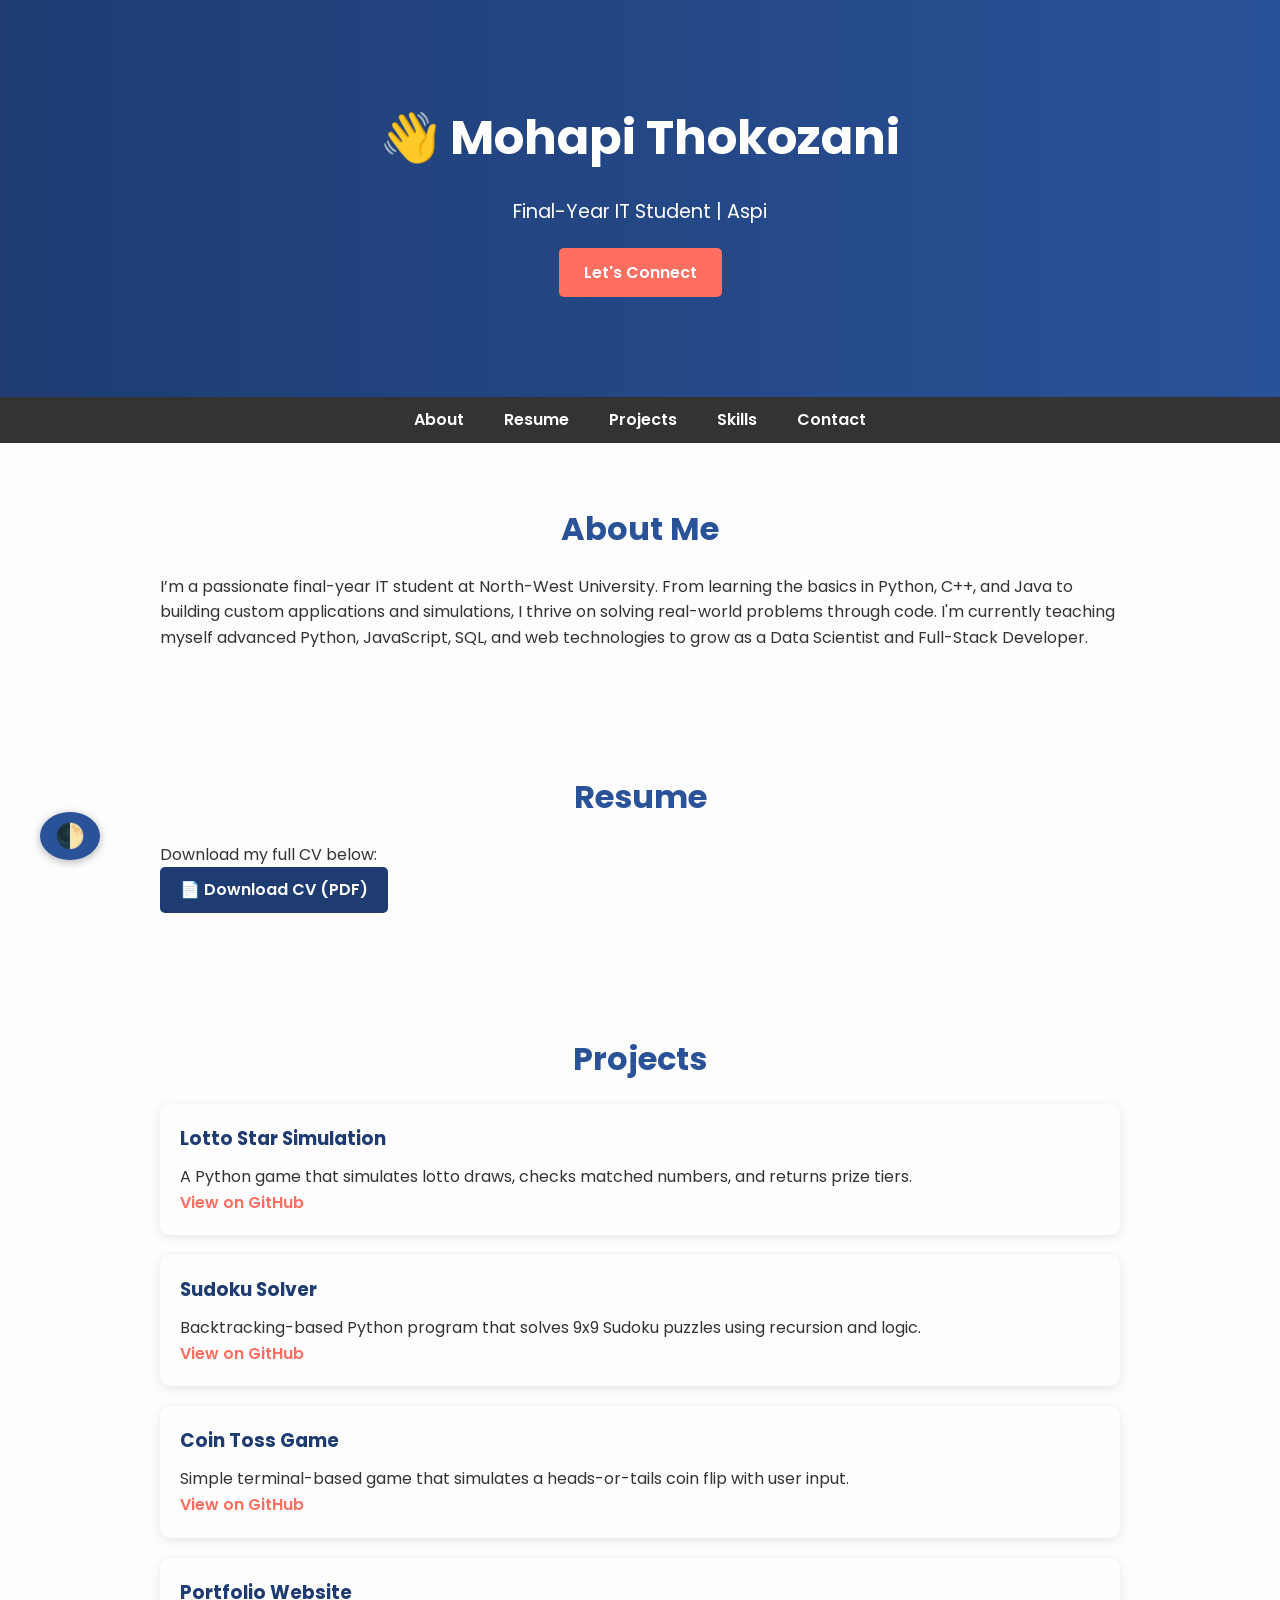
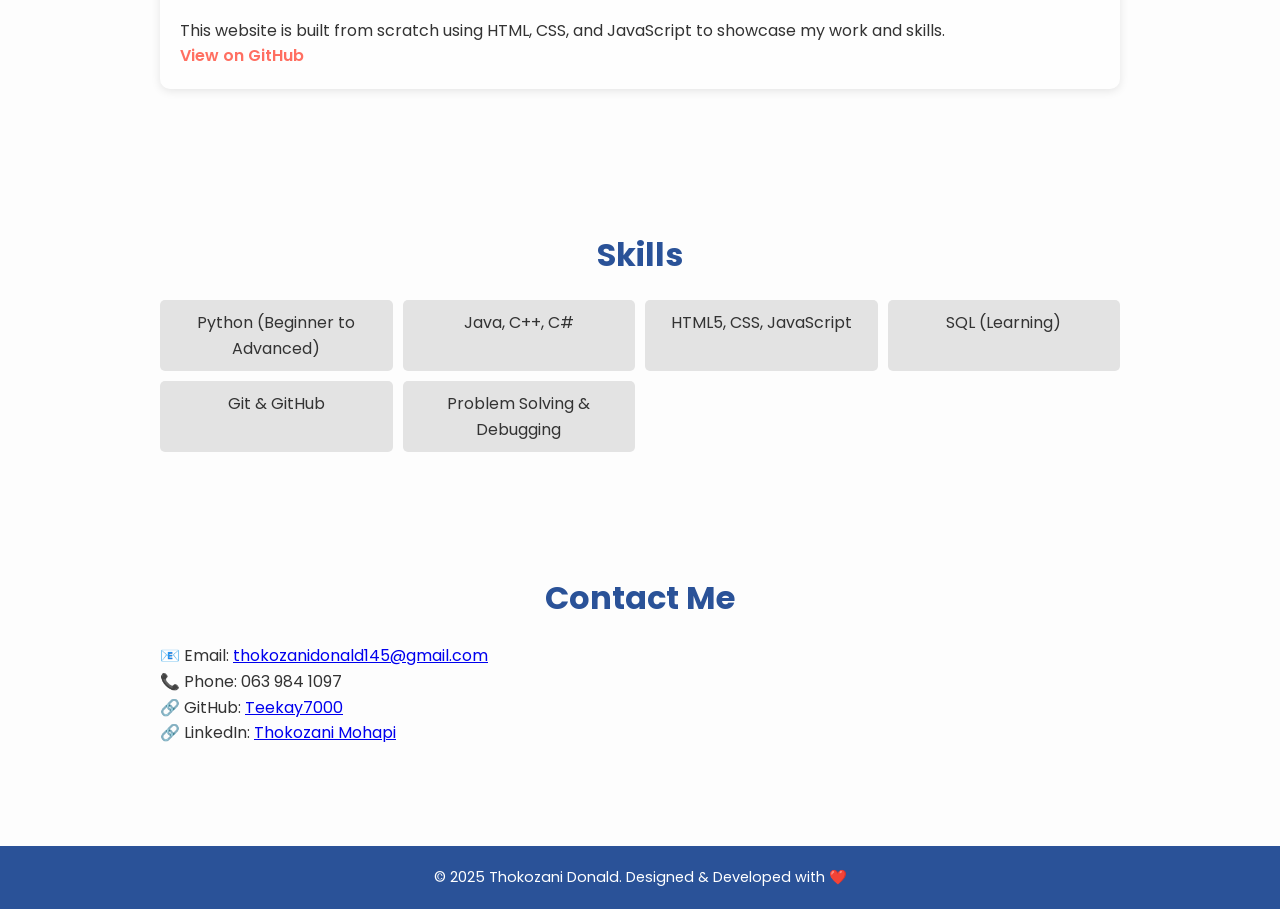
<file: index.html>
<!DOCTYPE html>
<html lang="en">
<head>
  <meta charset="UTF-8" />
  <meta name="viewport" content="width=device-width, initial-scale=1.0" />
  <title>Teekay | Portfolio</title>
  <link rel="stylesheet" href="style.css" />
  <link href="https://fonts.googleapis.com/css2?family=Orbitron:wght@500&family=Poppins:wght@300;400;600&display=swap" rel="stylesheet" />
</head>
<body>
  <header class="hero">
    <div class="overlay">
      <h1>👋 <span id="wave-hand">Mohapi Thokozani</span></h1>
      <p>Final-Year IT Student | Aspiring Data Scientist | Full-Stack & Python Developer</p>
      <a href="#contact" class="cta">Let's Connect</a>
    </div>
  </header>

  <nav class="navbar">
    <ul>
      <li><a href="#about">About</a></li>
      <li><a href="#resume">Resume</a></li>
      <li><a href="#projects">Projects</a></li>
      <li><a href="#skills">Skills</a></li>
      <li><a href="#contact">Contact</a></li>
    </ul>
  </nav>

  <main>
    <section id="about" class="section">
      <h2>About Me</h2>
      <p>I’m a passionate final-year IT student at North-West University. From learning the basics in Python, C++, and Java to building custom applications and simulations, I thrive on solving real-world problems through code. I'm currently teaching myself advanced Python, JavaScript, SQL, and web technologies to grow as a Data Scientist and Full-Stack Developer.</p>
    </section>

    <section id="resume" class="section">
      <h2>Resume</h2>
      <p>Download my full CV below:</p>
      <a href="CV.pdf" download class="download-btn">📄 Download CV (PDF)</a>
    </section>

    <section id="projects" class="section">
      <h2>Projects</h2>

      <div class="project">
        <h3>Lotto Star Simulation</h3>
        <p>A Python game that simulates lotto draws, checks matched numbers, and returns prize tiers.</p>
        <a href="https://github.com/Teekay7000/Lotto_star_Game" target="_blank">View on GitHub</a>
      </div>

      <div class="project">
        <h3>Sudoku Solver</h3>
        <p>Backtracking-based Python program that solves 9x9 Sudoku puzzles using recursion and logic.</p>
        <a href="https://github.com/Teekay7000/Soduku_solver" target="_blank">View on GitHub</a>
      </div>

      <div class="project">
        <h3>Coin Toss Game</h3>
        <p>Simple terminal-based game that simulates a heads-or-tails coin flip with user input.</p>
        <a href="https://github.com/Teekay7000/Coingame" target="_blank">View on GitHub</a>
      </div>

      <div class="project">
        <h3>Portfolio Website</h3>
        <p>This website is built from scratch using HTML, CSS, and JavaScript to showcase my work and skills.</p>
        <a href="https://github.com/Teekay7000/Teekay7000.github.io" target="_blank">View on GitHub</a>
      </div>
    </section>

    <section id="skills" class="section">
      <h2>Skills</h2>
      <ul class="skills-list">
        <li>Python (Beginner to Advanced)</li>
        <li>Java, C++, C#</li>
        <li>HTML5, CSS, JavaScript</li>
        <li>SQL (Learning)</li>
        <li>Git & GitHub</li>
        <li>Problem Solving & Debugging</li>
      </ul>
    </section>

    <section id="contact" class="section">
      <h2>Contact Me</h2>
      <p>📧 Email: <a href="mailto:thokozanidonald145@gmail.com">thokozanidonald145@gmail.com</a></p>
      <p>📞 Phone: 063 984 1097</p>
      <p>🔗 GitHub: <a href="https://github.com/Teekay7000" target="_blank">Teekay7000</a></p>
      <p>🔗 LinkedIn: <a href="https://www.linkedin.com/in/thokozani-mohapi-388215376?utm_source=share&utm_campaign=share_via&utm_content=profile&utm_medium=ios_app" target="_blank">Thokozani Mohapi</a></p>
    </section>
  </main>

  <footer>
    <p>© 2025 Thokozani Donald. Designed & Developed with ❤️</p>
  </footer>

  <script src="script.js"></script>
</body>
</html>
</file>
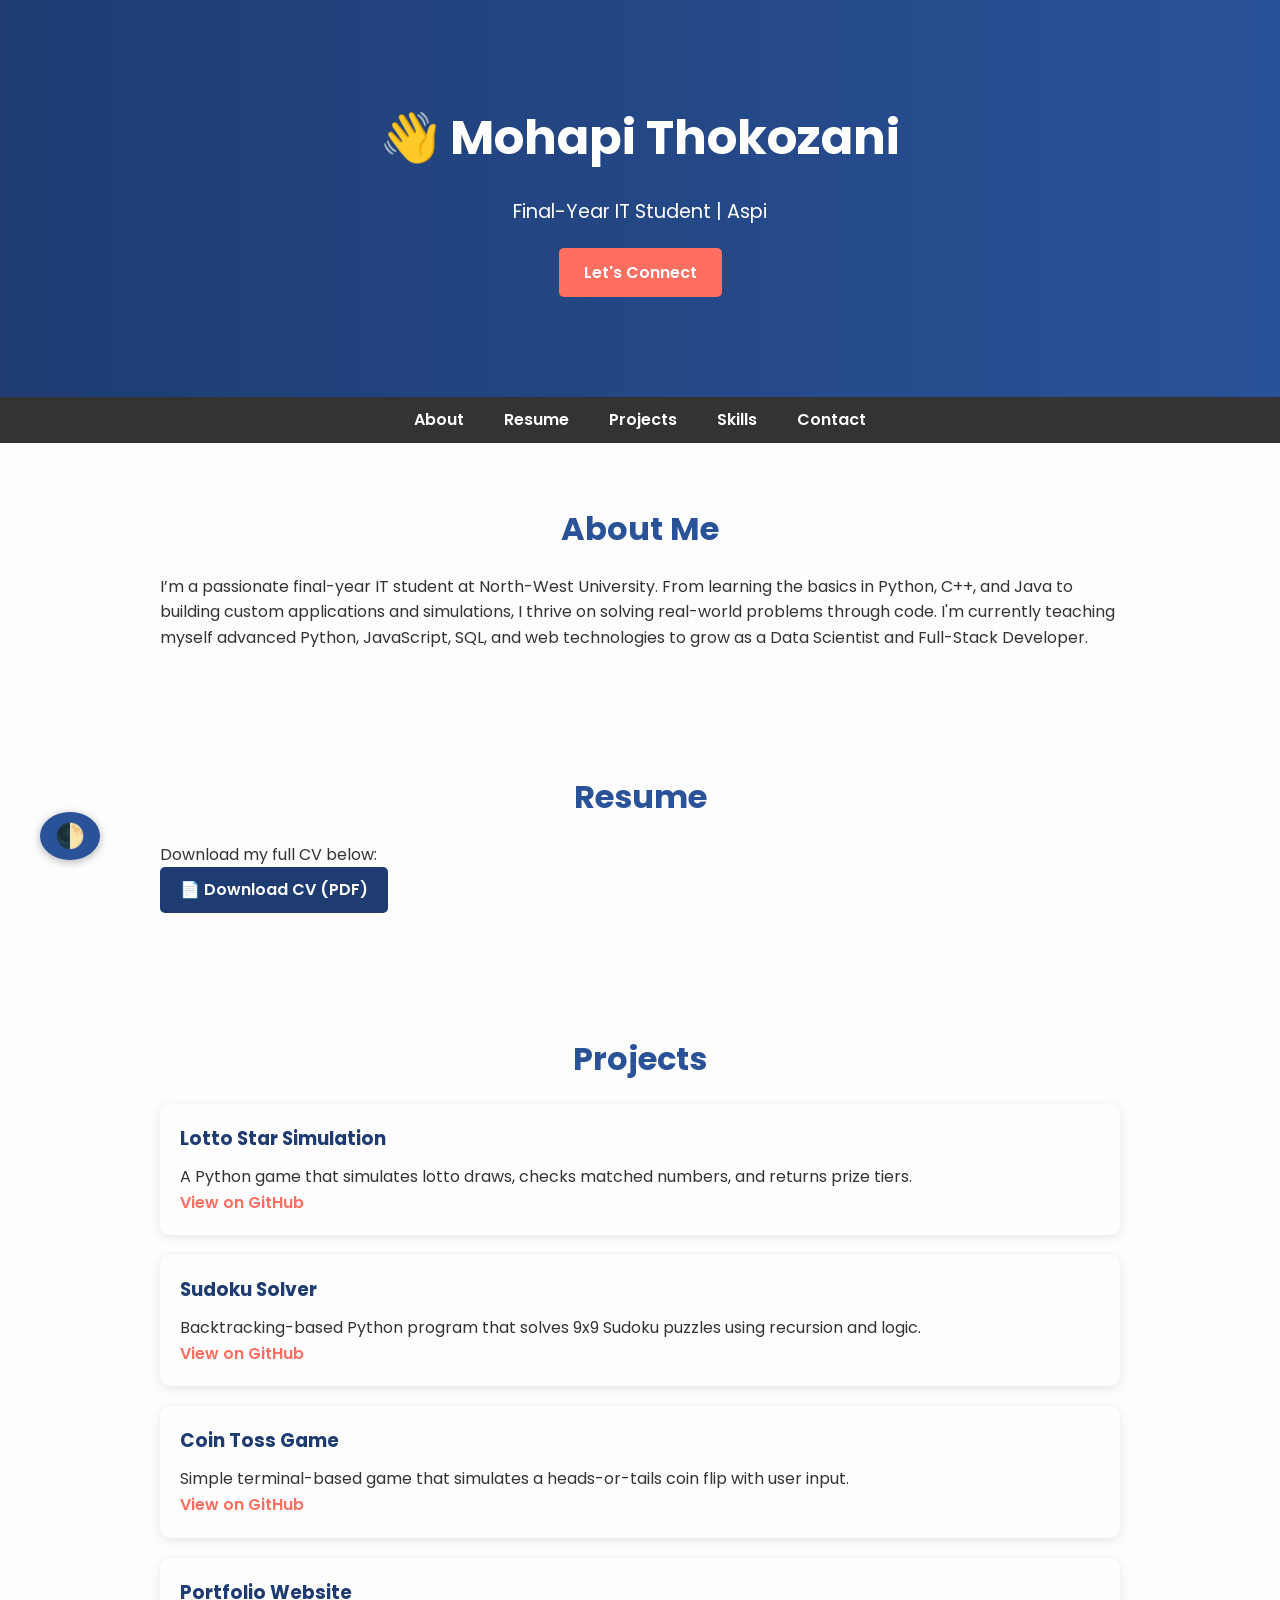
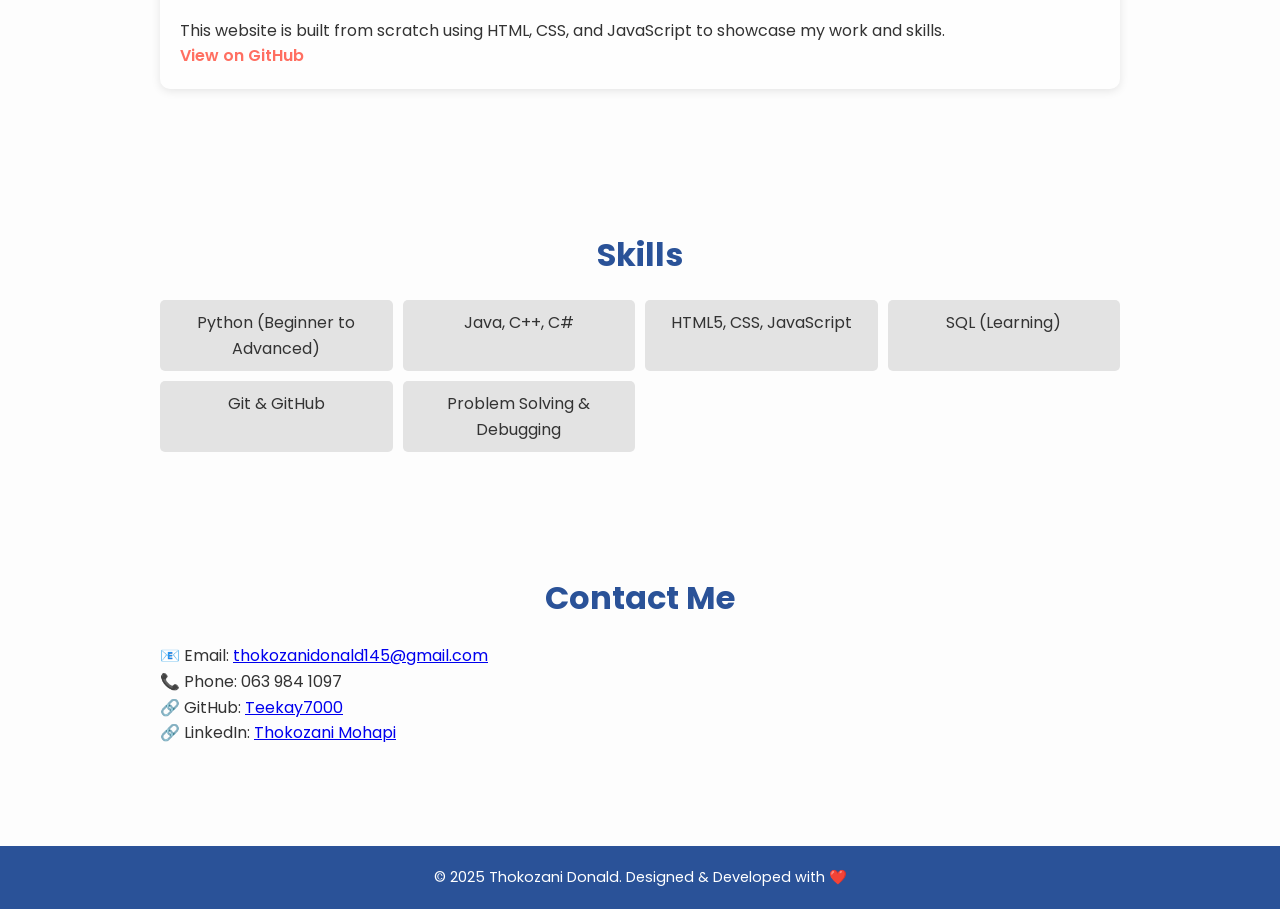
<file: teek.html>
<!DOCTYPE html>
<html lang="en">
<head>
  <meta charset="UTF-8" />
  <meta name="viewport" content="width=device-width, initial-scale=1.0" />
  <title>Teekay | Portfolio</title>
  <link rel="stylesheet" href="style.css" />
  <link href="https://fonts.googleapis.com/css2?family=Orbitron:wght@500&family=Poppins:wght@300;400;600&display=swap" rel="stylesheet" />
</head>
<body>
  <header class="hero">
    <div class="overlay">
      <h1>👋 <span id="wave-hand">Mohapi Thokozani</span></h1>
      <p>Final-Year IT Student | Aspiring Data Scientist | Full-Stack & Python Developer</p>
      <a href="#contact" class="cta">Let's Connect</a>
    </div>
  </header>

  <nav class="navbar">
    <ul>
      <li><a href="#about">About</a></li>
      <li><a href="#resume">Resume</a></li>
      <li><a href="#projects">Projects</a></li>
      <li><a href="#skills">Skills</a></li>
      <li><a href="#contact">Contact</a></li>
    </ul>
  </nav>

  <main>
    <section id="about" class="section">
      <h2>About Me</h2>
      <p>I’m a passionate final-year IT student at North-West University. From learning the basics in Python, C++, and Java to building custom applications and simulations, I thrive on solving real-world problems through code. I'm currently teaching myself advanced Python, JavaScript, SQL, and web technologies to grow as a Data Scientist and Full-Stack Developer.</p>
    </section>

    <section id="resume" class="section">
      <h2>Resume</h2>
      <p>Download my full CV below:</p>
      <a href="CV.pdf" download class="download-btn">📄 Download CV (PDF)</a>
    </section>

    <section id="projects" class="section">
      <h2>Projects</h2>

      <div class="project">
        <h3>Lotto Star Simulation</h3>
        <p>A Python game that simulates lotto draws, checks matched numbers, and returns prize tiers.</p>
        <a href="https://github.com/Teekay7000/Lotto_star_Game" target="_blank">View on GitHub</a>
      </div>

      <div class="project">
        <h3>Sudoku Solver</h3>
        <p>Backtracking-based Python program that solves 9x9 Sudoku puzzles using recursion and logic.</p>
        <a href="https://github.com/Teekay7000/Soduku_solver" target="_blank">View on GitHub</a>
      </div>

      <div class="project">
        <h3>Coin Toss Game</h3>
        <p>Simple terminal-based game that simulates a heads-or-tails coin flip with user input.</p>
        <a href="https://github.com/Teekay7000/Coingame" target="_blank">View on GitHub</a>
      </div>

      <div class="project">
        <h3>Portfolio Website</h3>
        <p>This website is built from scratch using HTML, CSS, and JavaScript to showcase my work and skills.</p>
        <a href="https://github.com/Teekay7000/virtual-cv" target="_blank">View on GitHub</a>
      </div>
    </section>

    <section id="skills" class="section">
      <h2>Skills</h2>
      <ul class="skills-list">
        <li>Python (Beginner to Advanced)</li>
        <li>Java, C++, C#</li>
        <li>HTML5, CSS, JavaScript</li>
        <li>SQL (Learning)</li>
        <li>Git & GitHub</li>
        <li>Problem Solving & Debugging</li>
      </ul>
    </section>

    <section id="contact" class="section">
      <h2>Contact Me</h2>
      <p>📧 Email: <a href="mailto:thokozanidonald145@gmail.com">thokozanidonald145@gmail.com</a></p>
      <p>📞 Phone: 063 984 1097</p>
      <p>🔗 GitHub: <a href="https://github.com/Teekay7000" target="_blank">Teekay7000</a></p>
      <p>🔗 LinkedIn: <a href="https://www.linkedin.com/in/thokozani-mohapi-388215376?utm_source=share&utm_campaign=share_via&utm_content=profile&utm_medium=ios_app" target="_blank">Thokozani Mohapi</a></p>
    </section>
  </main>

  <footer>
    <p>© 2025 Thokozani Donald. Designed & Developed with ❤️</p>
  </footer>

  <script src="script.js"></script>
</body>
</html>
</file>
<file: style.css>
/* style.css */
* {
  margin: 0;
  padding: 0;
  box-sizing: border-box;
}

body {
  font-family: 'Poppins', sans-serif;
  line-height: 1.6;
  background-color: #f9f9f934;
  color: #333;
}

.hero {
  background: linear-gradient(to right, #1e3c72, #2a5298);
  color: white;
  text-align: center;
  padding: 100px 20px;
  position: relative;
}

.hero h1 {
  font-size: 3rem;
  margin-bottom: 10px;
  display: inline-block;
}

#wave-hand {
  display: inline-block;
  animation: wave 2s infinite;
  transform-origin: 70% 70%;
  font-size: 3rem;
}

@keyframes wave {
  0%, 60%, 100% { transform: rotate(0deg); }
  20% { transform: rotate(15deg); }
  40% { transform: rotate(-10deg); }
}

.hero p {
  font-size: 1.2rem;
  margin-top: 10px;
}

.cta {
  display: inline-block;
  margin-top: 20px;
  padding: 12px 25px;
  background-color: #ff6f61;
  color: white;
  text-decoration: none;
  border-radius: 5px;
  font-weight: 600;
  transition: background-color 0.3s ease;
}

.cta:hover {
  background-color: #ff3b2f;
}

.navbar {
  background-color: #333;
  padding: 10px 0;
}

.navbar ul {
  display: flex;
  justify-content: center;
  list-style: none;
}

.navbar li {
  margin: 0 20px;
}

.navbar a {
  color: white;
  text-decoration: none;
  font-weight: 600;
  transition: color 0.3s;
}

.navbar a:hover {
  color: #ff6f61;
}

.section {
  padding: 60px 20px;
  max-width: 1000px;
  margin: 0 auto;
}

.section h2 {
  font-size: 2rem;
  margin-bottom: 20px;
  text-align: center;
  color: #2a5298;
}

.project {
  background-color: rgba(255, 255, 255, 0.212);
  padding: 20px;
  margin-bottom: 20px;
  border-radius: 10px;
  box-shadow: 0 2px 10px rgba(0, 0, 0, 0.1);
}

.project h3 {
  margin-bottom: 10px;
  color: #1e3c72;
}

.project a {
  color: #ff6f61;
  text-decoration: none;
  font-weight: 600;
}

.project a:hover {
  text-decoration: underline;
}

.skills-list {
  display: grid;
  grid-template-columns: repeat(auto-fill, minmax(200px, 1fr));
  gap: 10px;
  list-style: none;
}

.skills-list li {
  background-color: #e3e3e3;
  padding: 10px;
  border-radius: 5px;
  text-align: center;
}

.download-btn {
  display: inline-block;
  padding: 10px 20px;
  background-color: #1e3c72;
  color: rgb(255, 255, 255);
  text-decoration: none;
  border-radius: 5px;
  font-weight: 600;
  transition: background-color 0.3s;
}

.download-btn:hover {
  background-color: #16325c;
}

footer {
  background-color: #2a5298;
  color: white;
  text-align: center;
  padding: 20px 10px;
  margin-top: 40px;
  font-size: 0.9rem;
}
</file>
